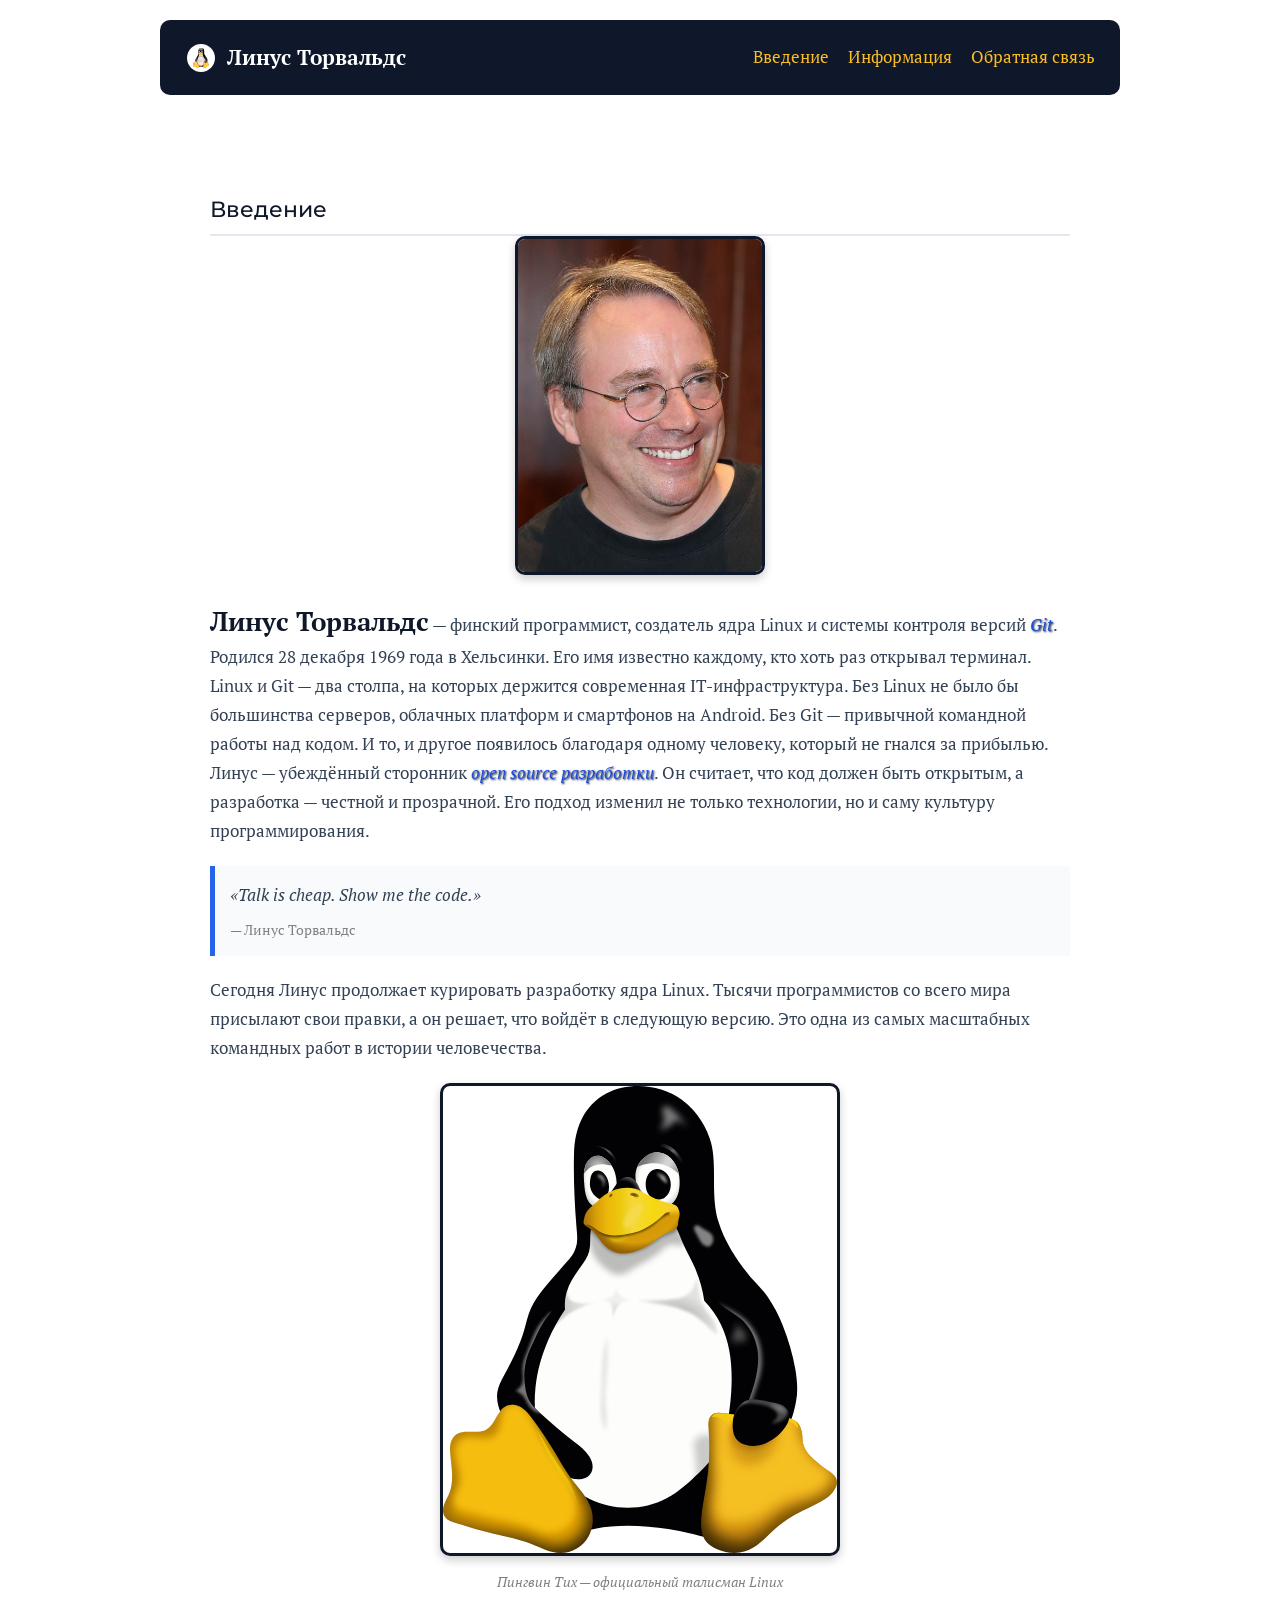
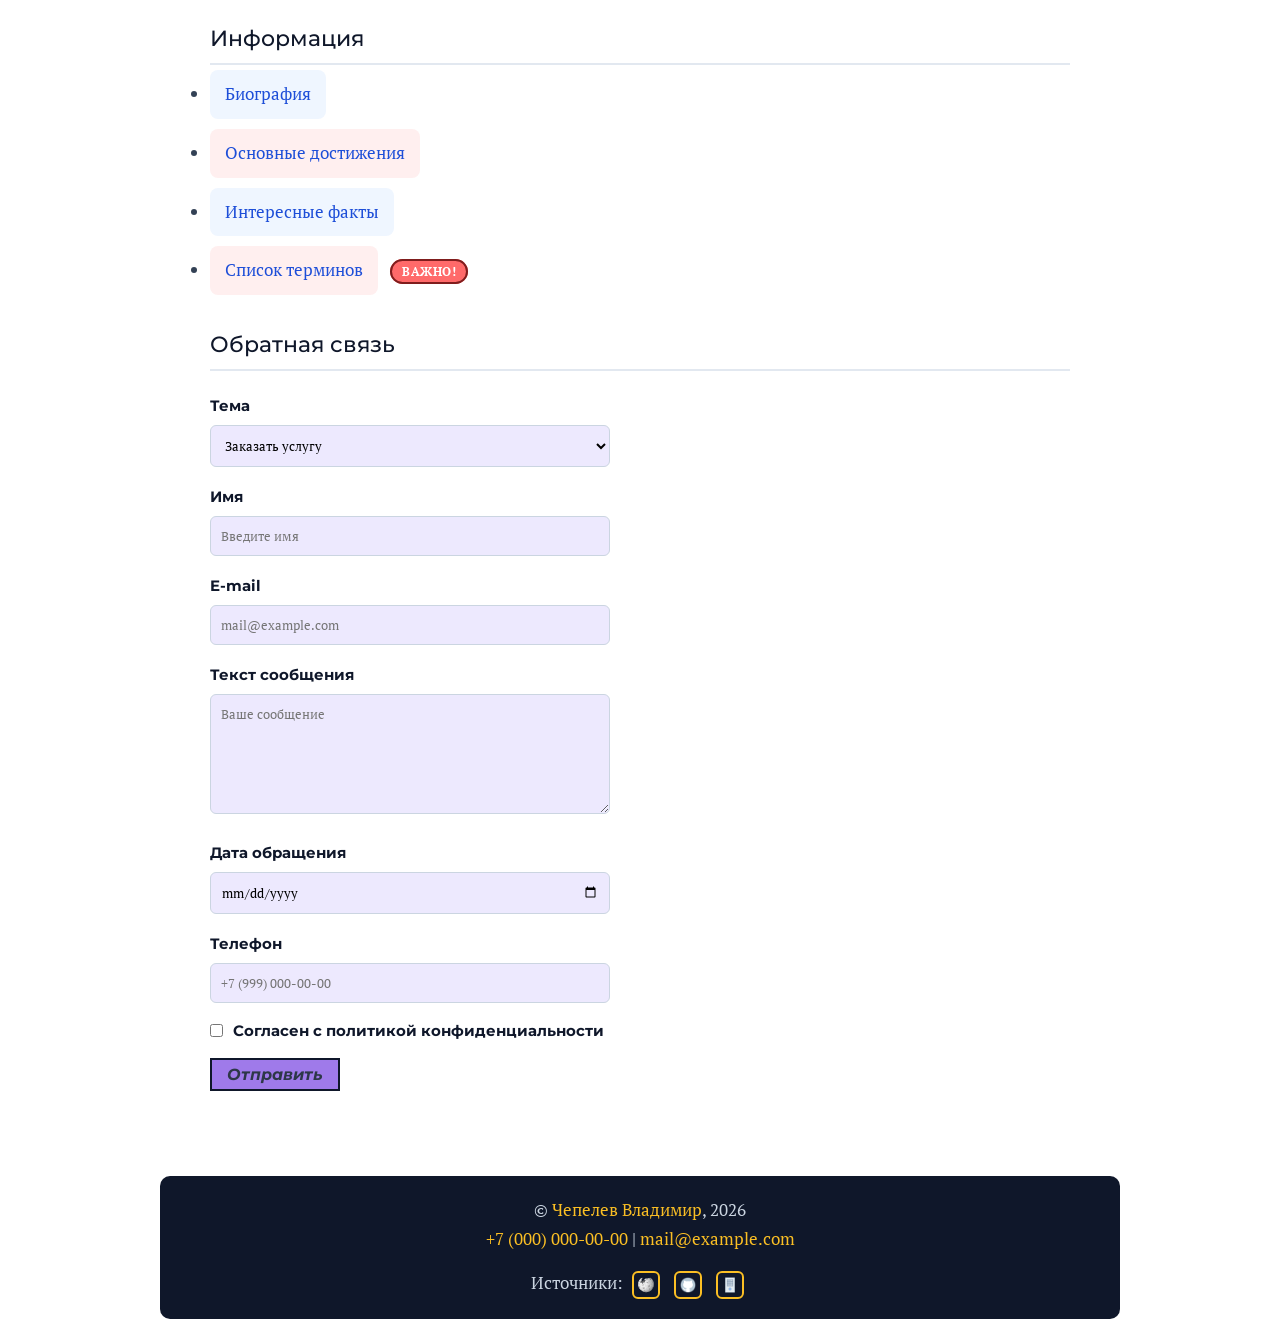
<file: index.html>
<!DOCTYPE html>
<html lang="ru">

<head>
    <meta charset="UTF-8">
    <meta name="viewport" content="width=device-width, initial-scale=1.0">
    <title>Линус Торвальдс</title>
    <link rel="preconnect" href="https://fonts.googleapis.com">
    <link rel="preconnect" href="https://fonts.gstatic.com" crossorigin>
    <link
        href="https://fonts.googleapis.com/css2?family=Montserrat:wght@500;700&family=PT+Serif:ital,wght@0,400;0,700;1,400&display=swap"
        rel="stylesheet">
    <link rel="icon" href="img/favicon.png" type="image/png">
    <link rel="stylesheet" href="css/style.css">
</head>

<body>
    <header class="header">
        <div class="logo">
            <img src="img/linux-head.svg" alt="Линукс иконка">
            <span>Линус Торвальдс</span>
        </div>
        <nav>
            <a href="#intro">Введение</a>
            <a href="#info">Информация</a>
            <a href="#contact">Обратная связь</a>
        </nav>
    </header>

    <main>
        <section id="intro">
            <h2>Введение</h2>

            <img src="img/linus.jpg" alt="Линус Торвальдс" class="portrait">

            <p>
                <strong>Линус Торвальдс</strong> — финский программист, создатель ядра Linux
                и системы контроля версий <em>Git</em>. Родился <time datetime="1969-12-28">28 декабря 1969 года</time>
                в Хельсинки. Его имя известно каждому, кто хоть раз открывал терминал.
            </p>

            <p>
                Linux и Git — два столпа, на которых держится современная IT-инфраструктура.
                Без Linux не было бы большинства серверов, облачных платформ и смартфонов
                на Android. Без Git — привычной командной работы над кодом. И то, и другое
                появилось благодаря одному человеку, который не гнался за прибылью.
            </p>

            <p>
                Линус — убеждённый сторонник <em>open source разработки</em>. Он считает, что код должен
                быть открытым, а разработка — честной и прозрачной. Его подход изменил не только
                технологии, но и саму культуру программирования.
            </p>

            <blockquote class="quote">
                <q>Talk is cheap. Show me the code.</q>
                <cite>— Линус Торвальдс</cite>
            </blockquote>

            <p>
                Сегодня Линус продолжает курировать разработку ядра Linux. Тысячи программистов
                со всего мира присылают свои правки, а он решает, что войдёт в следующую версию.
                Это одна из самых масштабных командных работ в истории человечества.
            </p>

            <figure class="figure">
                <img src="img/linux.svg" alt="Логотип Linux — пингвин Tux">
                <figcaption>Пингвин Tux — официальный талисман Linux</figcaption>
            </figure>
        </section>

        <section id="info">
            <h2>Информация</h2>
            <ul>
                <li><a href="biography.html" class="card">Биография</a></li>
                <li><a href="achievements.html" class="card">Основные достижения</a></li>
                <li><a href="facts.html" class="card">Интересные факты</a></li>
                <li id="terms"><a href="terms.html" class="card">Список терминов</a></li>
            </ul>
        </section>

        <section id="contact">
            <h2>Обратная связь</h2>
            <form id="contact-form" action="">
                <div class="form_item">
                    <label for="topic">Тема</label><br>
                    <select name="topic" id="topic">
                        <option value="1">Заказать услугу</option>
                        <option value="2">Оставить отзыв/замечание</option>
                        <option value="3">Предложить сотрудничество</option>
                        <option value="4">Другое</option>
                    </select>
                </div>

                <div class="form_item">
                    <label for="name">Имя</label><br>
                    <input type="text" name="name" id="name" placeholder="Введите имя" required>
                </div>

                <div class="form_item">
                    <label for="email">E-mail</label><br>
                    <input type="email" name="email" id="email" placeholder="mail@example.com" required>
                </div>

                <div class="form_item">
                    <label for="message">Текст сообщения</label><br>
                    <textarea name="message" id="message" placeholder="Ваше сообщение" required></textarea>
                </div>

                <div class="form_item">
                    <label for="birthdate">Дата обращения</label><br>
                    <input type="date" name="birthdate" id="birthdate" required>
                </div>

                <div class="form_item">
                    <label for="phone">Телефон</label><br>
                    <input type="tel" name="phone" id="phone" placeholder="+7 (999) 000-00-00">
                </div>

                <div class="form_item checkbox-group">
                    <input type="checkbox" name="agree" id="agree" required>
                    <label for="agree">Согласен с политикой конфиденциальности</label>
                </div>

                <div class="form_item">
                    <input type="submit" value="Отправить">
                </div>
            </form>
        </section>
    </main>

    <footer class="footer">
        <p>
            &copy; <a href="https://github.com/Tinnarion">Чепелев Владимир</a>, 2026
        </p>
        <p>
            <a href="tel:+70000000000">+7 (000) 000-00-00</a> |
            <a href="mailto:mail@example.com">mail@example.com</a>
        </p>
        <p class="sources">
            Источники:
            <a href="https://ru.wikipedia.org/wiki/Линус_Торвальдс" title="Статья о Линусе Торвальдсе в Википедии"><img
                    src="img/wikipedia.svg" alt="Wikipedia"></a>
            <a href="https://github.com/torvalds" title="Профиль Линуса Торвальдса на GitHub"><img src="img/github.png"
                    alt="GitHub"></a>
            <a href="https://www.kernel.org/" title="Официальный сайт ядра Linux"><img src="img/server.png"
                    alt="Kernel.org"></a>
        </p>
    </footer>
</body>

</html>
</file>
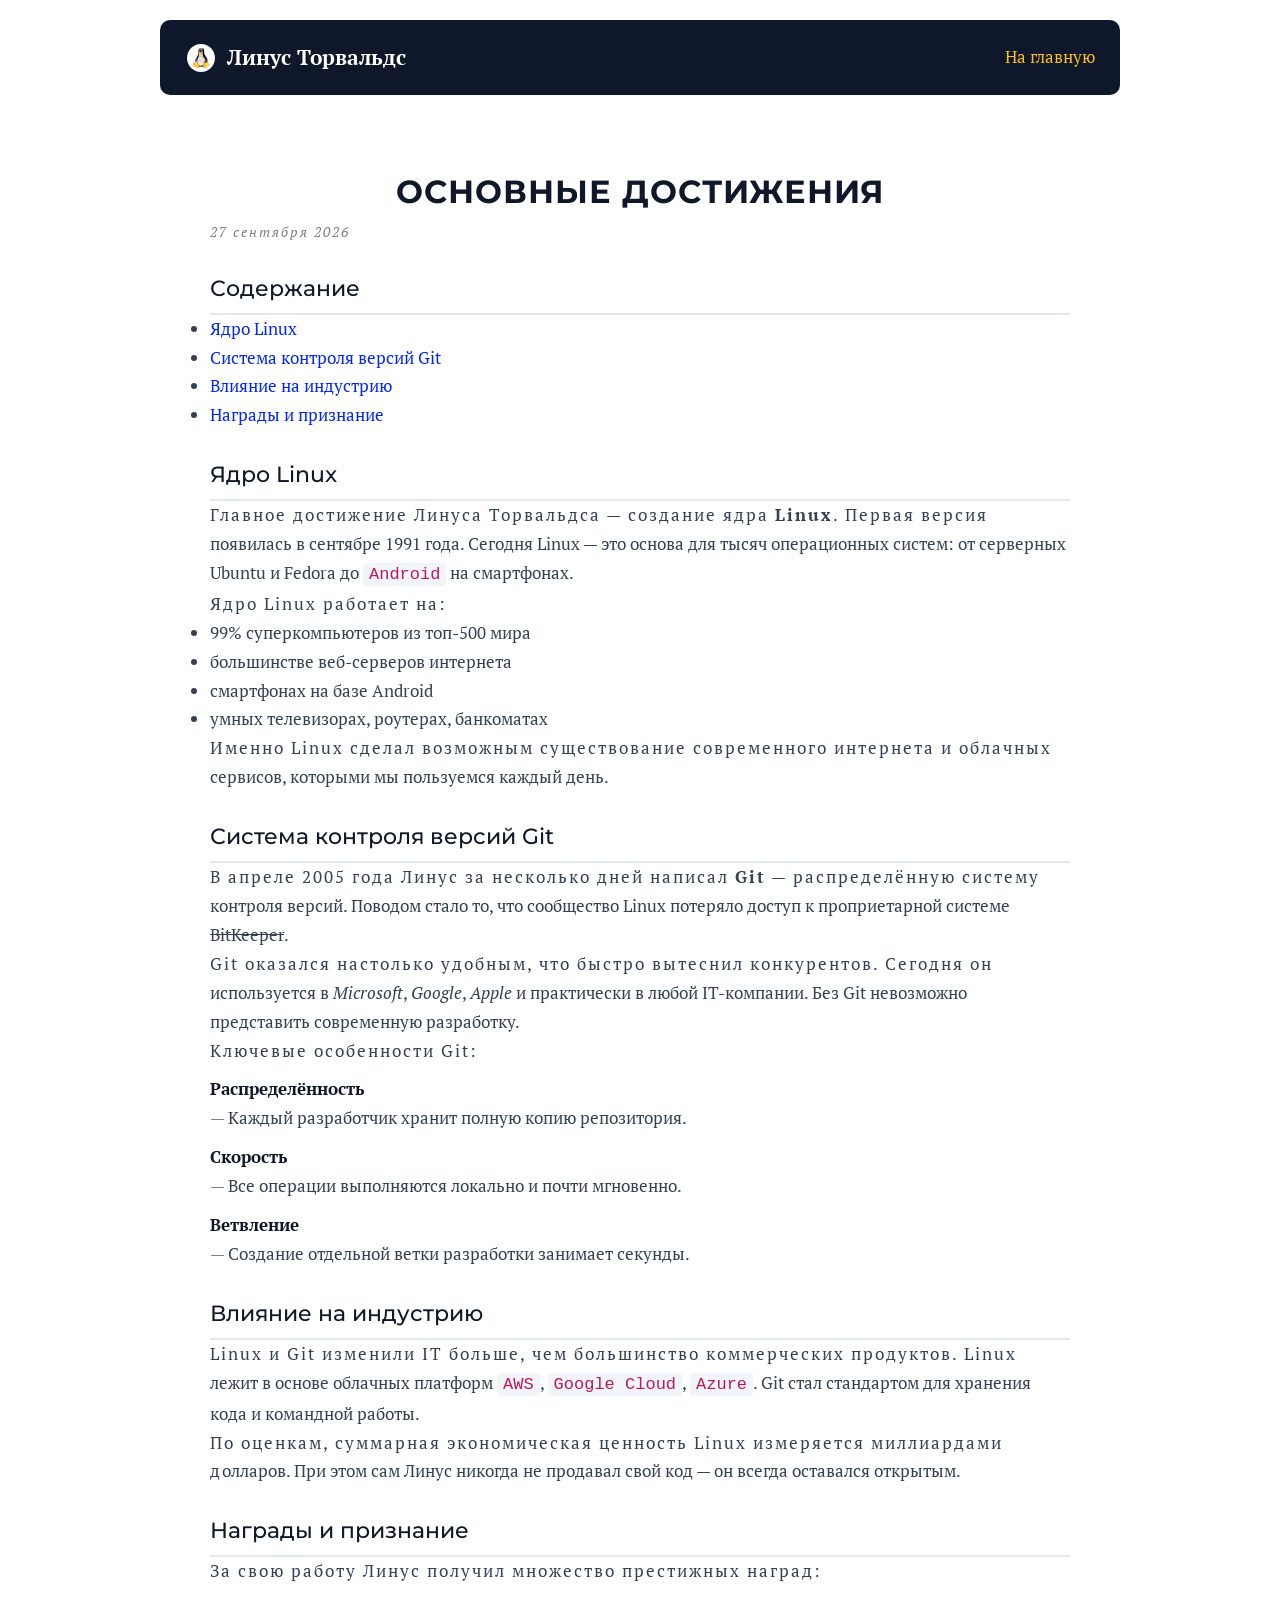
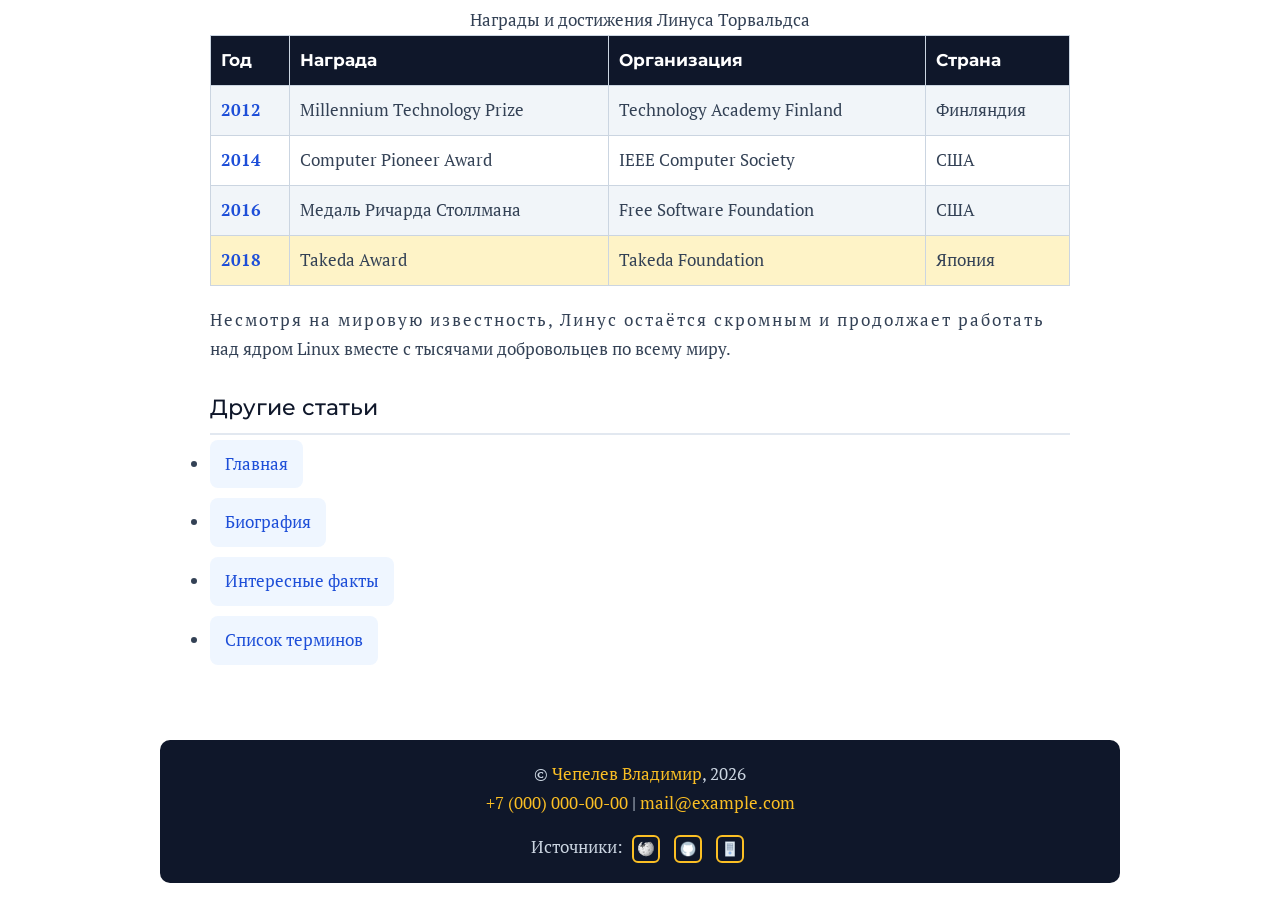
<file: achievements.html>
<!DOCTYPE html>
<html lang="ru">

<head>
    <meta charset="UTF-8">
    <meta name="viewport" content="width=device-width, initial-scale=1.0">
    <title>Достижения — Линус Торвальдс</title>
    <link rel="preconnect" href="https://fonts.googleapis.com">
    <link rel="preconnect" href="https://fonts.gstatic.com" crossorigin>
    <link
        href="https://fonts.googleapis.com/css2?family=Montserrat:wght@500;700&family=PT+Serif:ital,wght@0,400;0,700;1,400&display=swap"
        rel="stylesheet">
    <link rel="icon" href="img/favicon.png" type="image/png">
    <link rel="stylesheet" href="css/style.css">
</head>

<body>

    <header class="header">
        <div class="logo">
            <img src="img/linux-head.svg" alt="Линукс иконка">
            <span>Линус Торвальдс</span>
        </div>
        <nav>
            <a href="index.html">На главную</a>
        </nav>
    </header>

    <main>
        <article>
            <h1>Основные достижения</h1>
            <p class="date"><time datetime="2026-09-27">27 сентября 2026</time></p>

            <h2>Содержание</h2>
            <ul>
                <li><a href="#linux">Ядро Linux</a></li>
                <li><a href="#git">Система контроля версий Git</a></li>
                <li><a href="#impact">Влияние на индустрию</a></li>
                <li><a href="#awards">Награды и признание</a></li>
            </ul>

            <h2 id="linux">Ядро Linux</h2>
            <p>
                Главное достижение Линуса Торвальдса — создание ядра <strong>Linux</strong>.
                Первая версия появилась в <time datetime="1991-09-17">сентябре 1991 года</time>.
                Сегодня Linux — это основа для тысяч операционных систем: от серверных Ubuntu
                и Fedora до <code>Android</code> на смартфонах.
            </p>
            <p>
                Ядро Linux работает на:
            </p>
            <ul>
                <li>99% суперкомпьютеров из топ-500 мира</li>
                <li>большинстве веб-серверов интернета</li>
                <li>смартфонах на базе Android</li>
                <li>умных телевизорах, роутерах, банкоматах</li>
            </ul>
            <p>
                Именно Linux сделал возможным существование современного интернета и облачных
                сервисов, которыми мы пользуемся каждый день.
            </p>

            <h2 id="git">Система контроля версий Git</h2>
            <p>
                В <time datetime="2005-04-07">апреле 2005 года</time> Линус за несколько дней написал
                <strong>Git</strong> — распределённую систему контроля версий. Поводом стало то, что
                сообщество Linux потеряло доступ к проприетарной системе <del>BitKeeper</del>.
            </p>
            <p>
                Git оказался настолько удобным, что быстро вытеснил конкурентов. Сегодня он используется
                в <em>Microsoft</em>, <em>Google</em>, <em>Apple</em> и практически в любой IT-компании.
                Без Git невозможно представить современную разработку.
            </p>
            <p>
                Ключевые особенности Git:
            </p>
            <dl>
                <dt>Распределённость</dt>
                <dd>Каждый разработчик хранит полную копию репозитория.</dd>

                <dt>Скорость</dt>
                <dd>Все операции выполняются локально и почти мгновенно.</dd>

                <dt>Ветвление</dt>
                <dd>Создание отдельной ветки разработки занимает секунды.</dd>
            </dl>

            <h2 id="impact">Влияние на индустрию</h2>
            <p>
                Linux и Git изменили IT больше, чем большинство коммерческих продуктов. Linux лежит
                в основе облачных платформ <code>AWS</code>, <code>Google Cloud</code>, <code>Azure</code>.
                Git стал стандартом для хранения кода и командной работы.
            </p>
            <p>
                По оценкам, суммарная экономическая ценность Linux измеряется миллиардами долларов.
                При этом сам Линус никогда не продавал свой код — он всегда оставался открытым.
            </p>

            <h2 id="awards">Награды и признание</h2>
            <p>
                За свою работу Линус получил множество престижных наград:
            </p>
            
            <table>
                <caption>Награды и достижения Линуса Торвальдса</caption>
                <tr>
                    <th>Год</th>
                    <th>Награда</th>
                    <th>Организация</th>
                    <th>Страна</th>
                </tr>
                <tr>
                    <td>2012</td>
                    <td>Millennium Technology Prize</td>
                    <td>Technology Academy Finland</td>
                    <td>Финляндия</td>
                </tr>
                <tr>
                    <td>2014</td>
                    <td>Computer Pioneer Award</td>
                    <td>IEEE Computer Society</td>
                    <td>США</td>
                </tr>
                <tr>
                    <td>2016</td>
                    <td>Медаль Ричарда Столлмана</td>
                    <td>Free Software Foundation</td>
                    <td>США</td>
                </tr>
                <tr>
                    <td>2018</td>
                    <td>Takeda Award</td>
                    <td>Takeda Foundation</td>
                    <td>Япония</td>
                </tr>
            </table>
            <p>
                Несмотря на мировую известность, Линус остаётся скромным и продолжает работать
                над ядром Linux вместе с тысячами добровольцев по всему миру.
            </p>
        </article>

        <section>
            <h2>Другие статьи</h2>
            <ul>
                <li><a href="index.html" class="card">Главная</a></li>
                <li><a href="biography.html" class="card">Биография</a></li>
                <li><a href="facts.html" class="card">Интересные факты</a></li>
                <li><a href="terms.html" class="card">Список терминов</a></li>
            </ul>
        </section>
    </main>

    <footer class="footer">
        <p>
            &copy; <a href="https://github.com/Tinnarion">Чепелев Владимир</a>, 2026
        </p>
        <p>
            <a href="tel:+70000000000">+7 (000) 000-00-00</a> |
            <a href="mailto:mail@example.com">mail@example.com</a>
        </p>
        <p class="sources">
            Источники:
            <a href="https://ru.wikipedia.org/wiki/Линус_Торвальдс" title="Статья о Линусе Торвальдсе в Википедии"><img
                    src="img/wikipedia.svg" alt="Wikipedia"></a>
            <a href="https://github.com/torvalds" title="Профиль Линуса Торвальдса на GitHub"><img src="img/github.png"
                    alt="GitHub"></a>
            <a href="https://www.kernel.org/" title="Официальный сайт ядра Linux"><img src="img/server.png"
                    alt="Kernel.org"></a>
        </p>
    </footer>

</body>

</html>
</file>
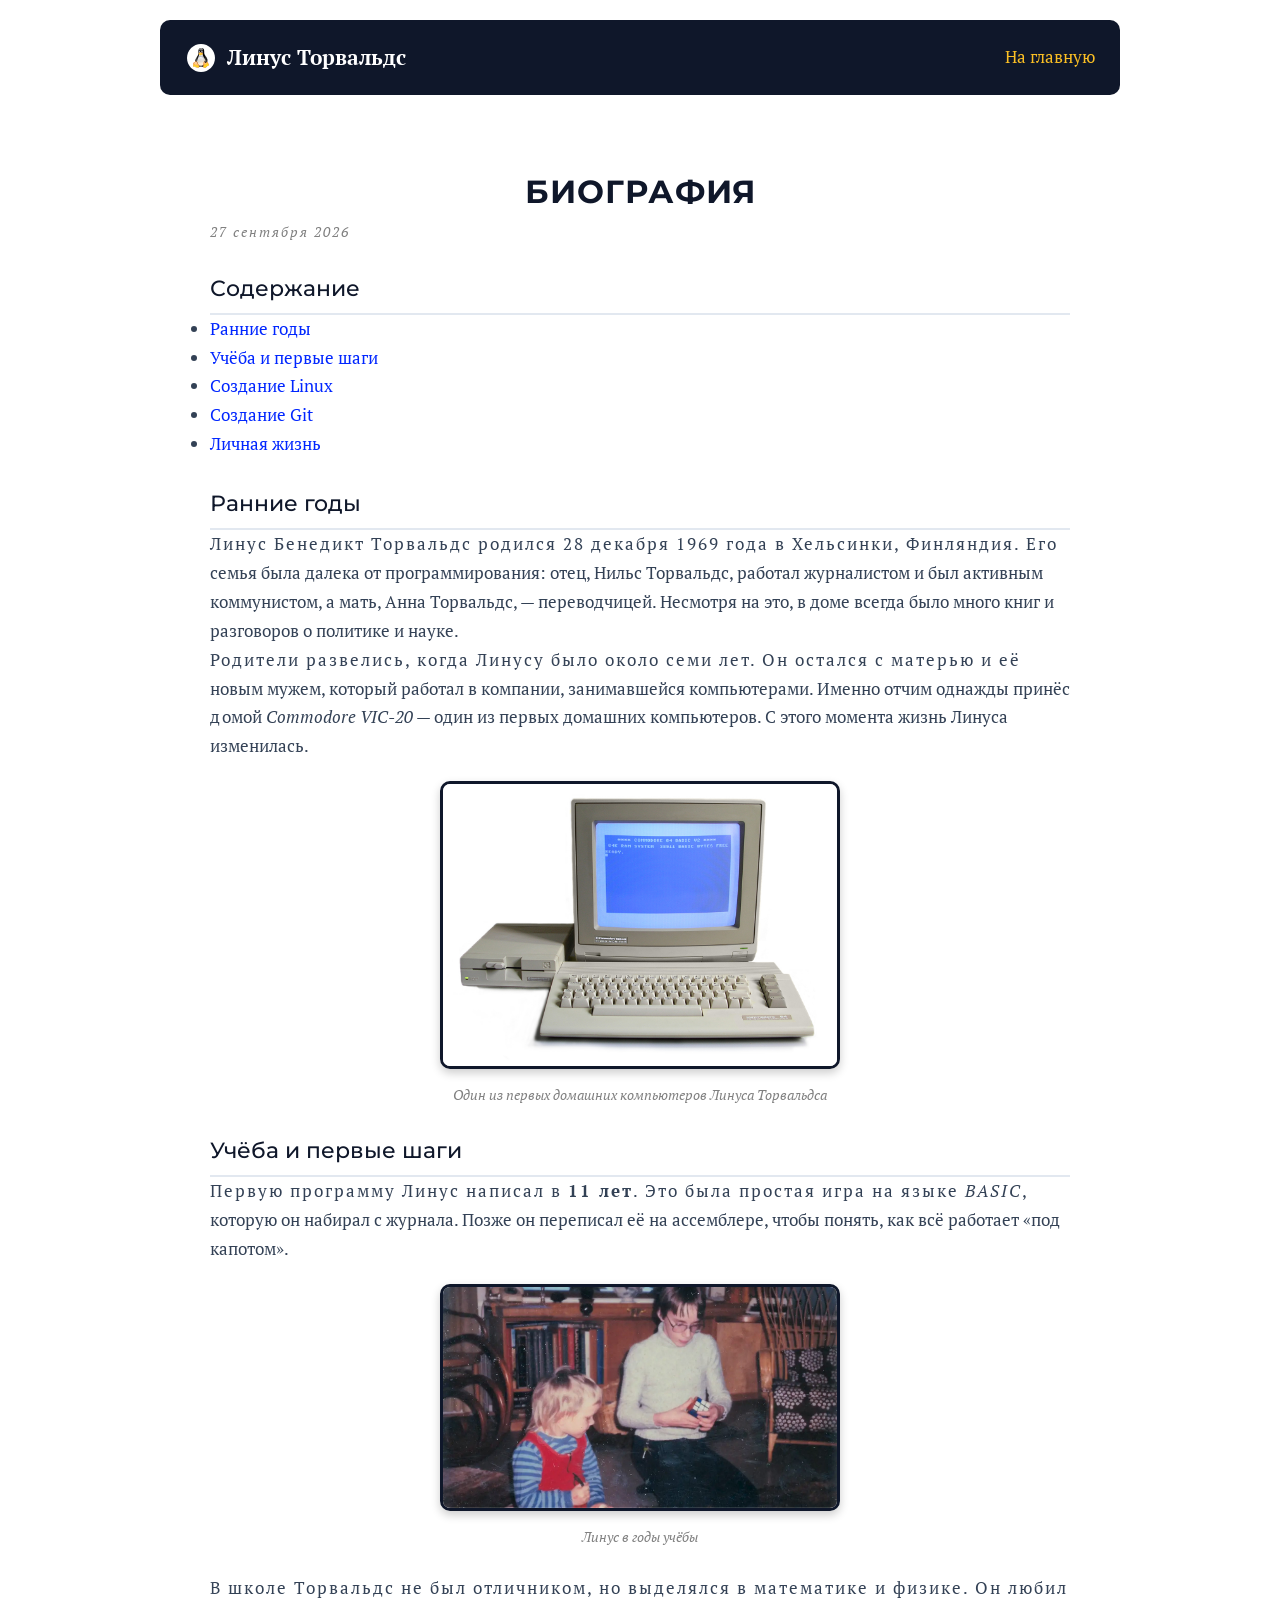
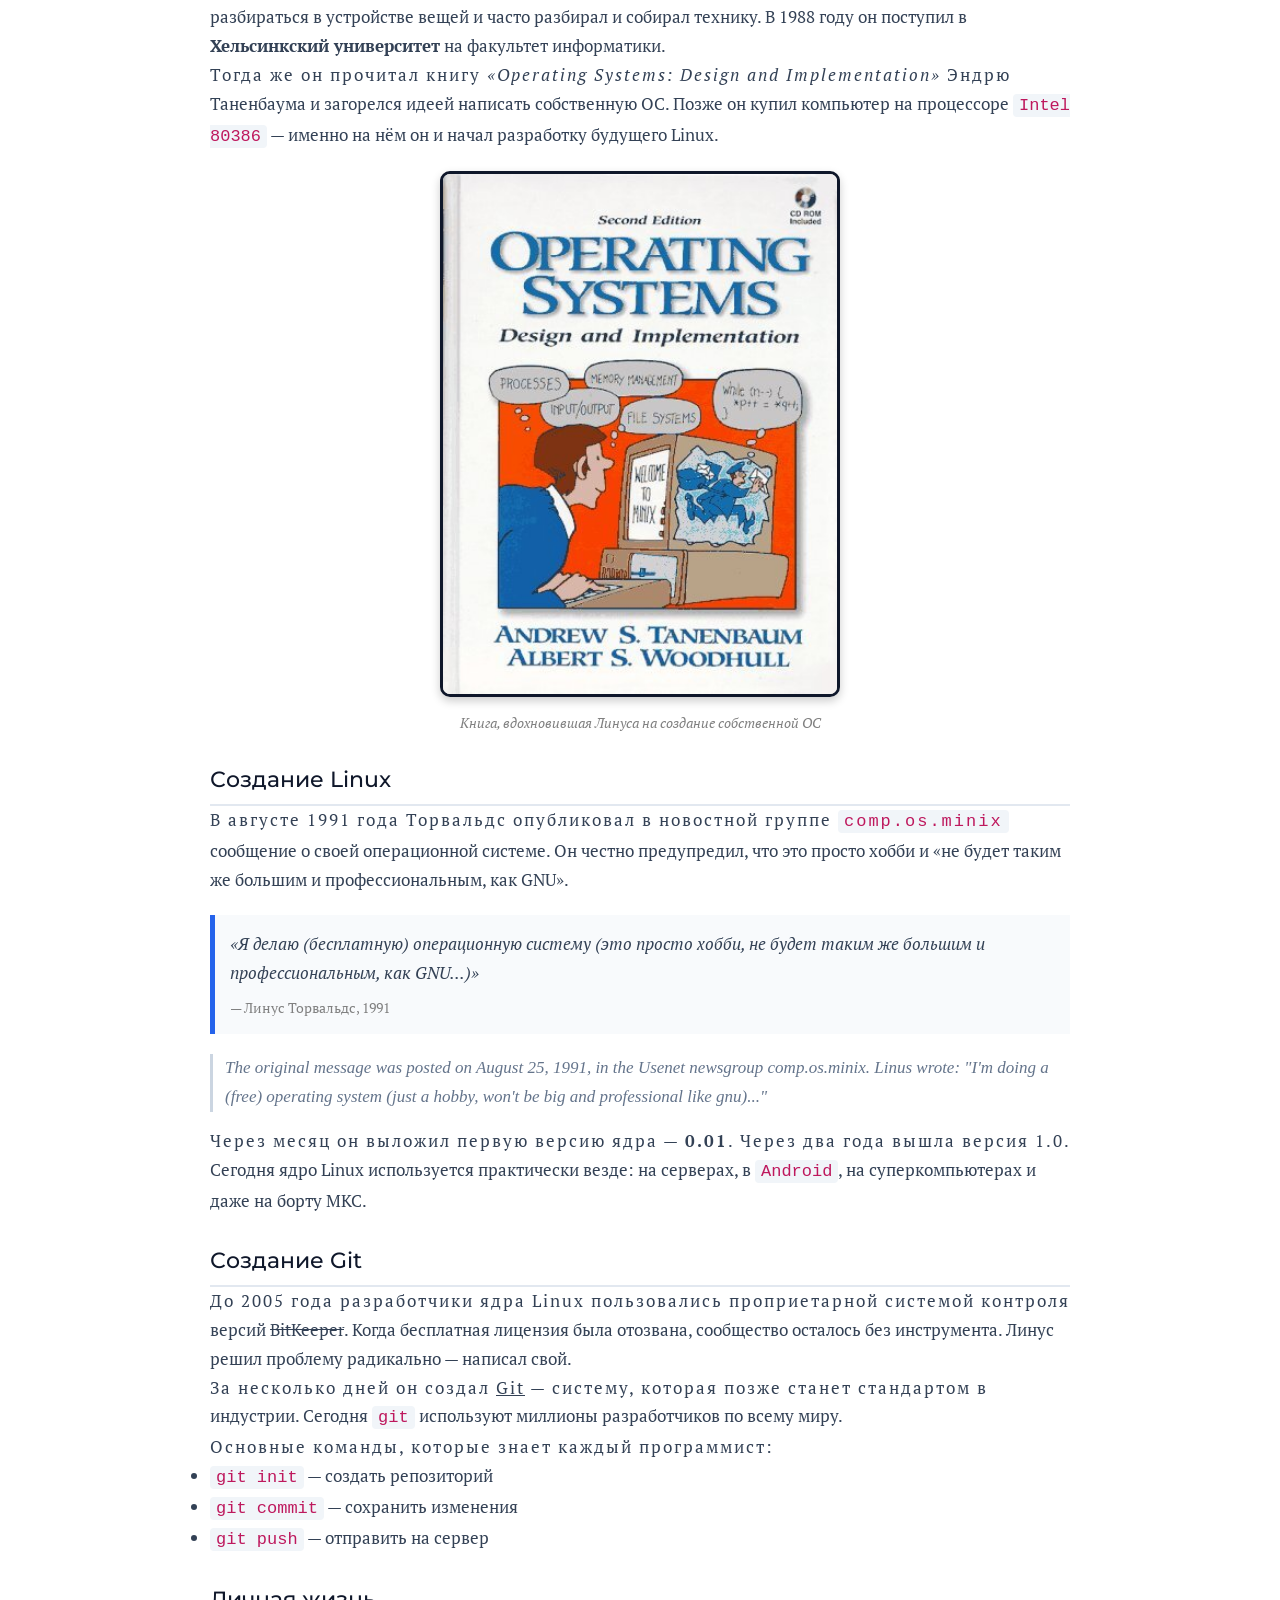
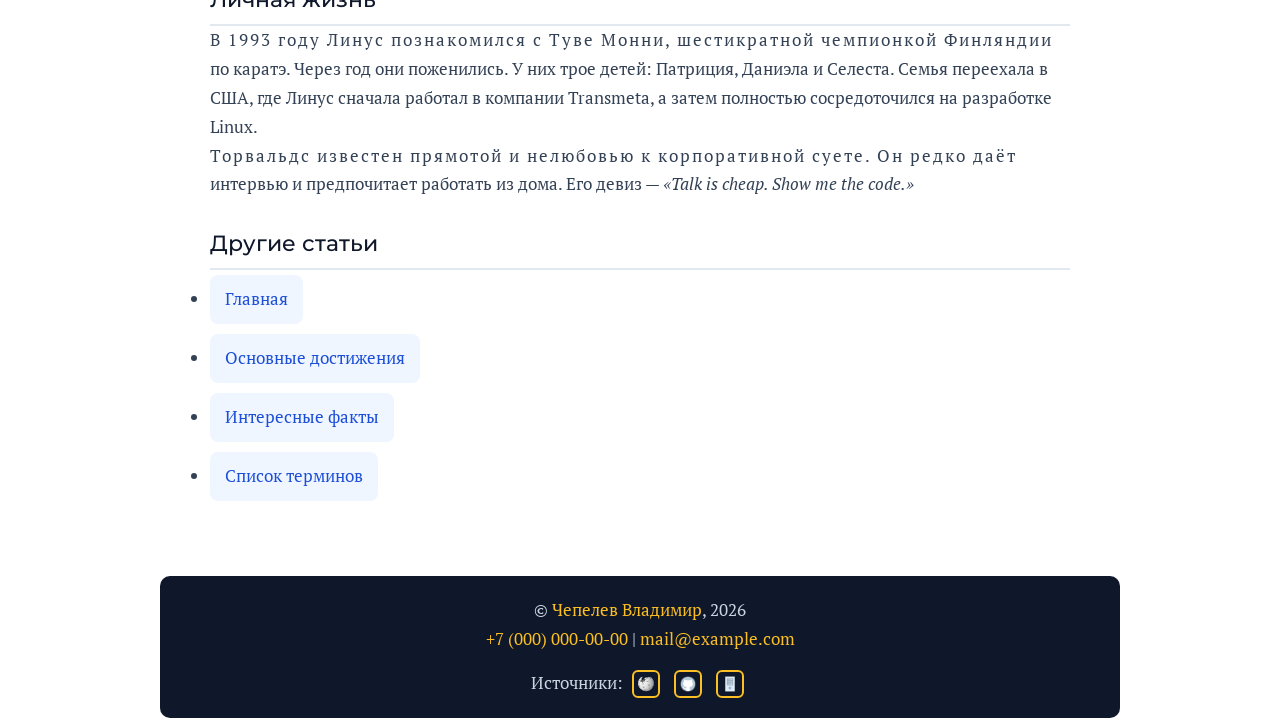
<file: biography.html>
<!DOCTYPE html>
<html lang="ru">

<head>
    <meta charset="UTF-8">
    <meta name="viewport" content="width=device-width, initial-scale=1.0">
    <title>Биография — Линус Торвальдс</title>
    <link rel="preconnect" href="https://fonts.googleapis.com">
    <link rel="preconnect" href="https://fonts.gstatic.com" crossorigin>
    <link
        href="https://fonts.googleapis.com/css2?family=Montserrat:wght@500;700&family=PT+Serif:ital,wght@0,400;0,700;1,400&display=swap"
        rel="stylesheet">
    <link rel="icon" href="img/favicon.png" type="image/png">
    <link rel="stylesheet" href="css/style.css">
</head>

<body>

    <header class="header">
        <div class="logo">
            <img src="img/linux-head.svg" alt="Линукс иконка">
            <span>Линус Торвальдс</span>
        </div>
        <nav>
            <a href="index.html">На главную</a>
        </nav>
    </header>

    <main>
        <article>
            <h1>Биография</h1>
            <p class="date"><time datetime="2026-09-27">27 сентября 2026</time></p>

            <h2>Содержание</h2>
            <ul>
                <li><a href="#early">Ранние годы</a></li>
                <li><a href="#study">Учёба и первые шаги</a></li>
                <li><a href="#linux">Создание Linux</a></li>
                <li><a href="#git">Создание Git</a></li>
                <li><a href="#personal">Личная жизнь</a></li>
            </ul>

            <h2 id="early">Ранние годы</h2>
            <p>
                Линус Бенедикт Торвальдс родился <time datetime="1969-12-28">28 декабря 1969 года</time>
                в Хельсинки, Финляндия. Его семья была далека от программирования: отец, Нильс Торвальдс,
                работал журналистом и был активным коммунистом, а мать, Анна Торвальдс, — переводчицей.
                Несмотря на это, в доме всегда было много книг и разговоров о политике и науке.
            </p>
            <p>
                Родители развелись, когда Линусу было около семи лет. Он остался с матерью и её новым
                мужем, который работал в компании, занимавшейся компьютерами. Именно отчим однажды
                принёс домой <em>Commodore VIC-20</em> — один из первых домашних компьютеров.
                С этого момента жизнь Линуса изменилась.
            </p>

            <figure class="figure">
                <img src="img/commodore.jpg" alt="Commodore VIC-20">
                <figcaption>Один из первых домашних компьютеров Линуса Торвальдса</figcaption>
            </figure>

            <h2 id="study">Учёба и первые шаги</h2>
            <p>
                Первую программу Линус написал в <strong>11 лет</strong>. Это была простая игра
                на языке <em>BASIC</em>, которую он набирал с журнала. Позже он переписал её
                на ассемблере, чтобы понять, как всё работает «под капотом».
            </p>

            <figure class="figure">
                <img src="img/young-linus.jpg" alt="Линус Торвальдс в юности">
                <figcaption>Линус в годы учёбы</figcaption>
            </figure>

            <p>
                В школе Торвальдс не был отличником, но выделялся в математике и физике. Он любил
                разбираться в устройстве вещей и часто разбирал и собирал технику. В 1988 году
                он поступил в <strong>Хельсинкский университет</strong> на факультет информатики.
            </p>
            <p>
                Тогда же он прочитал книгу <cite>«Operating Systems: Design and Implementation»</cite>
                Эндрю Таненбаума и загорелся идеей написать собственную ОС. Позже он купил
                компьютер на процессоре <code>Intel 80386</code> — именно на нём он и начал
                разработку будущего Linux.
            </p>

            <figure class="figure">
                <img src="img/book.jpg" alt="Книга Operating Systems: Design and Implementation">
                <figcaption>Книга, вдохновившая Линуса на создание собственной ОС</figcaption>
            </figure>

            <h2 id="linux">Создание Linux</h2>
            <p>
                В <time datetime="1991-08-25">августе 1991 года</time> Торвальдс опубликовал
                в новостной группе <code>comp.os.minix</code> сообщение о своей операционной системе.
                Он честно предупредил, что это просто хобби и «не будет таким же большим и
                профессиональным, как GNU».
            </p>

            <blockquote class="quote">
                <q>Я делаю (бесплатную) операционную систему (это просто хобби, не будет таким же большим и
                    профессиональным, как GNU...)</q>
                <cite>— Линус Торвальдс, 1991</cite>
            </blockquote>
            <blockquote lang="en">
                The original message was posted on August 25, 1991, in the Usenet newsgroup
                comp.os.minix. Linus wrote: "I'm doing a (free) operating system (just a hobby,
                won't be big and professional like gnu)..."
            </blockquote>

            <p>
                Через месяц он выложил первую версию ядра — <strong>0.01</strong>. Через два года
                вышла версия 1.0. Сегодня ядро Linux используется практически везде: на серверах,
                в <code>Android</code>, на суперкомпьютерах и даже на борту МКС.
            </p>

            <h2 id="git">Создание Git</h2>
            <p>
                До 2005 года разработчики ядра Linux пользовались проприетарной системой контроля
                версий <del>BitKeeper</del>. Когда бесплатная лицензия была отозвана, сообщество
                осталось без инструмента. Линус решил проблему радикально — написал свой.
            </p>
            <p>
                За несколько дней он создал <ins>Git</ins> — систему, которая позже станет стандартом
                в индустрии. Сегодня <code>git</code> используют миллионы разработчиков по всему миру.
            </p>
            <p>
                Основные команды, которые знает каждый программист:
            </p>
            <ul>
                <li><code>git init</code> — создать репозиторий</li>
                <li><code>git commit</code> — сохранить изменения</li>
                <li><code>git push</code> — отправить на сервер</li>
            </ul>

            <h2 id="personal">Личная жизнь</h2>
            <p>
                В 1993 году Линус познакомился с Туве Монни, шестикратной чемпионкой Финляндии
                по каратэ. Через год они поженились. У них трое детей: Патриция, Даниэла и Селеста.
                Семья переехала в США, где Линус сначала работал в компании Transmeta, а затем
                полностью сосредоточился на разработке Linux.
            </p>
            <p>
                Торвальдс известен прямотой и нелюбовью к корпоративной суете. Он редко даёт
                интервью и предпочитает работать из дома. Его девиз — <em>«Talk is cheap. Show me the code.»</em>
            </p>
        </article>

        <section>
            <h2>Другие статьи</h2>
            <ul>
                <li><a href="index.html" class="card">Главная</a></li>
                <li><a href="achievements.html" class="card">Основные достижения</a></li>
                <li><a href="facts.html" class="card">Интересные факты</a></li>
                <li><a href="terms.html" class="card">Список терминов</a></li>
            </ul>
        </section>
    </main>

    <footer class="footer">
        <p>
            &copy; <a href="https://github.com/Tinnarion">Чепелев Владимир</a>, 2026
        </p>
        <p>
            <a href="tel:+70000000000">+7 (000) 000-00-00</a> |
            <a href="mailto:mail@example.com">mail@example.com</a>
        </p>
        <p class="sources">
            Источники:
            <a href="https://ru.wikipedia.org/wiki/Линус_Торвальдс" title="Статья о Линусе Торвальдсе в Википедии"><img
                    src="img/wikipedia.svg" alt="Wikipedia"></a>
            <a href="https://github.com/torvalds" title="Профиль Линуса Торвальдса на GitHub"><img src="img/github.png"
                    alt="GitHub"></a>
            <a href="https://www.kernel.org/" title="Официальный сайт ядра Linux"><img src="img/server.png"
                    alt="Kernel.org"></a>
        </p>
    </footer>

</body>

</html>
</file>
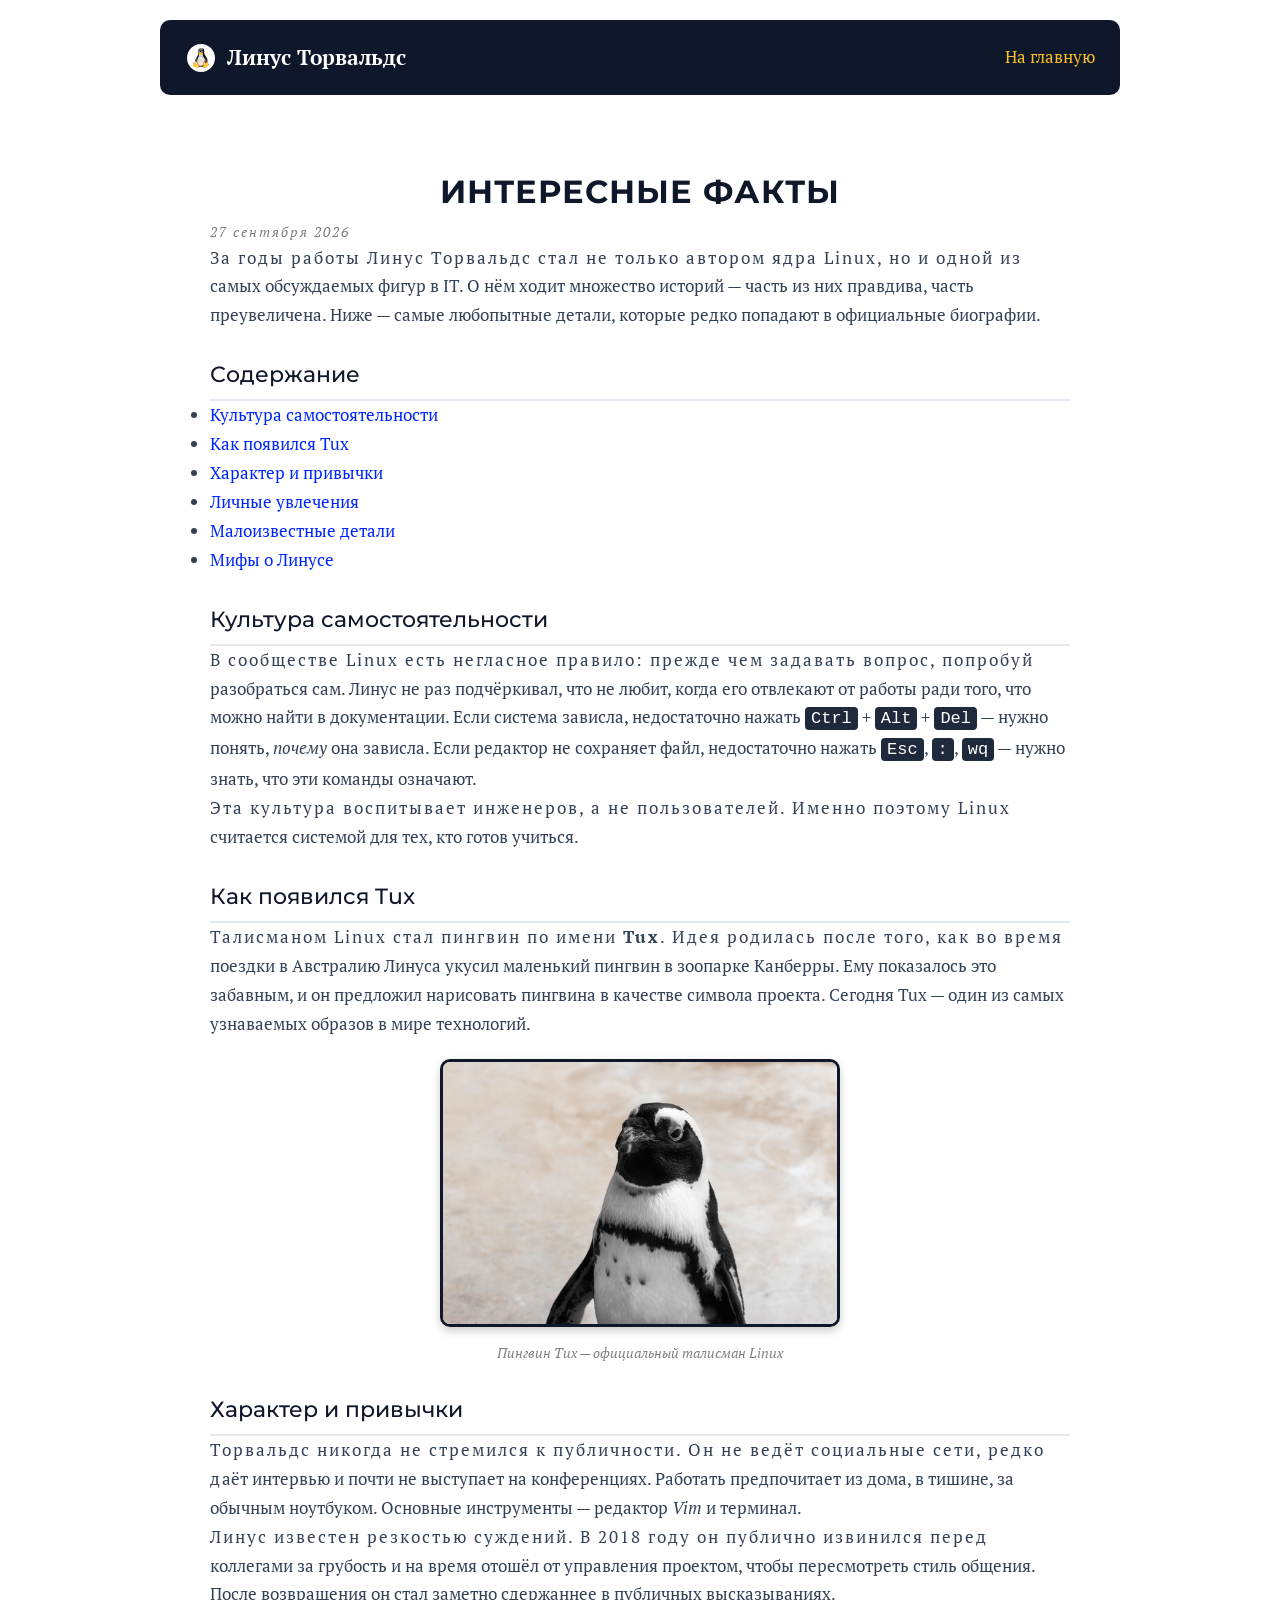
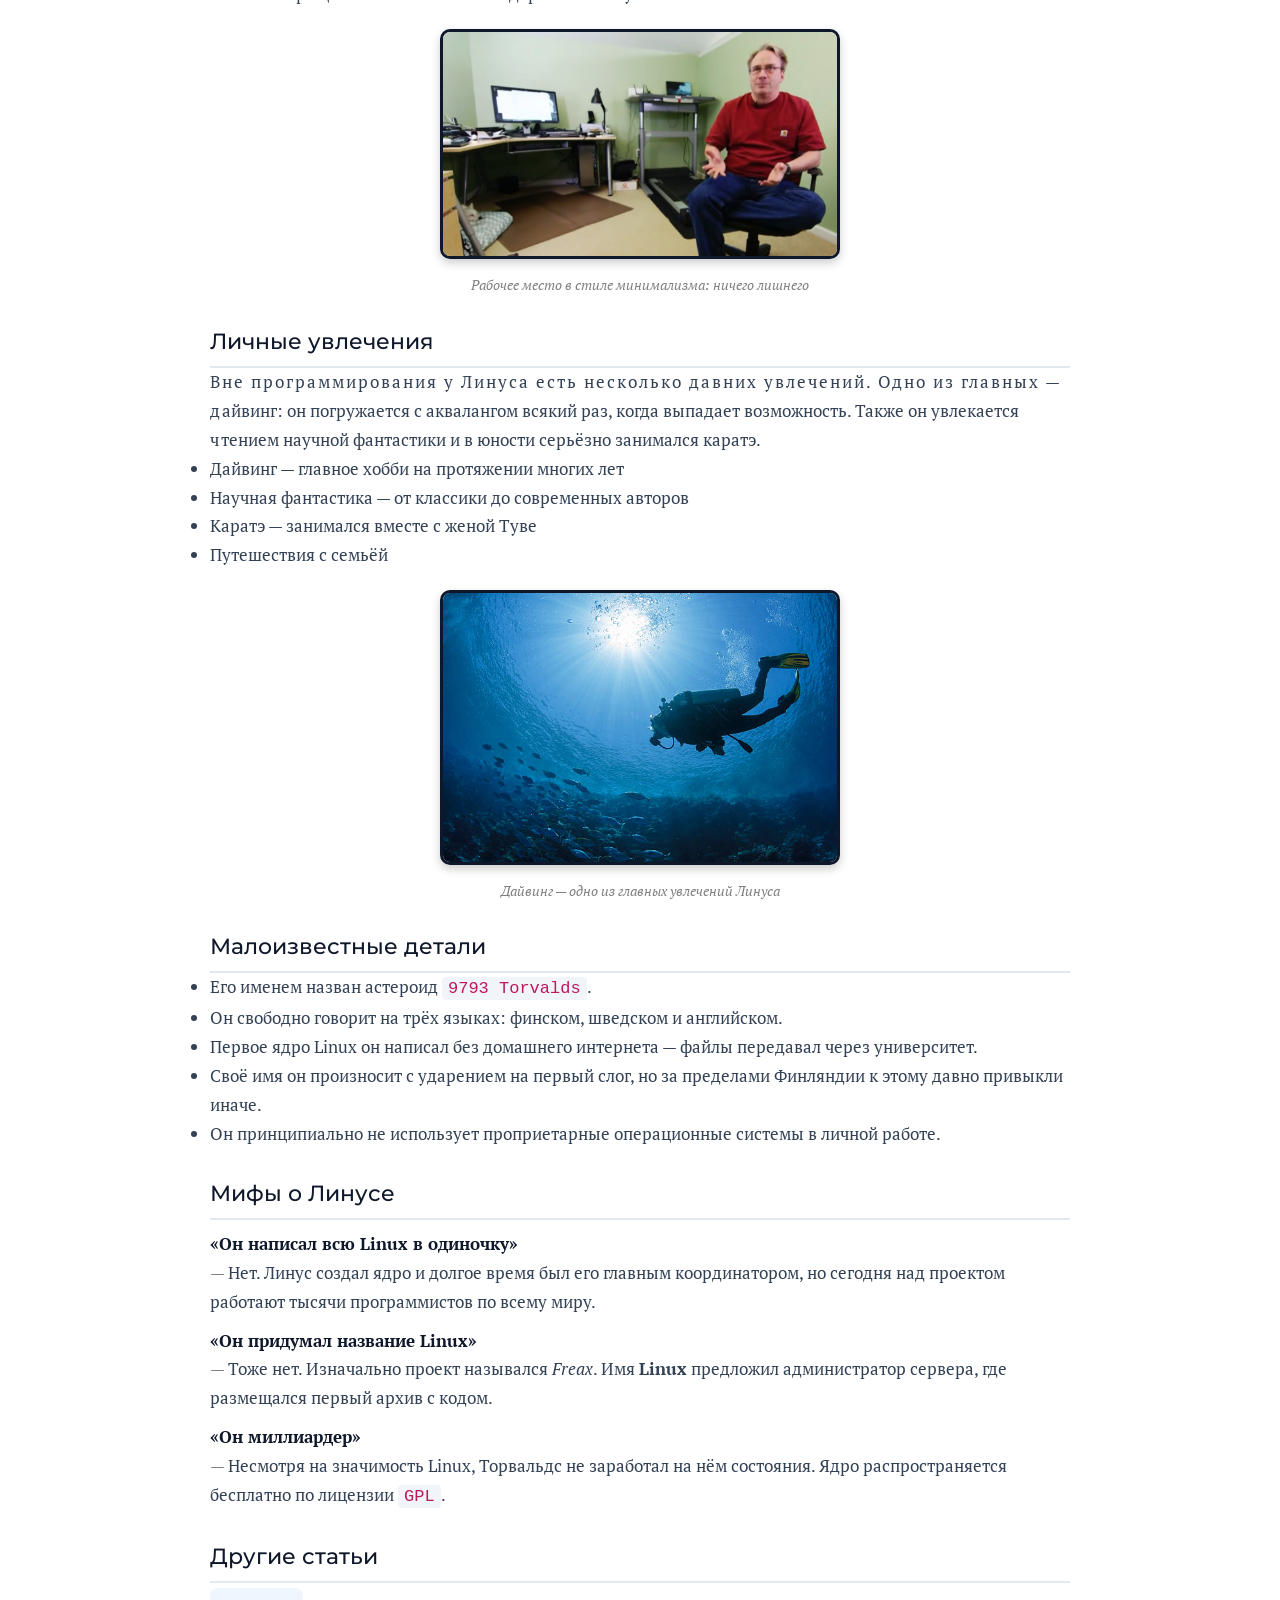
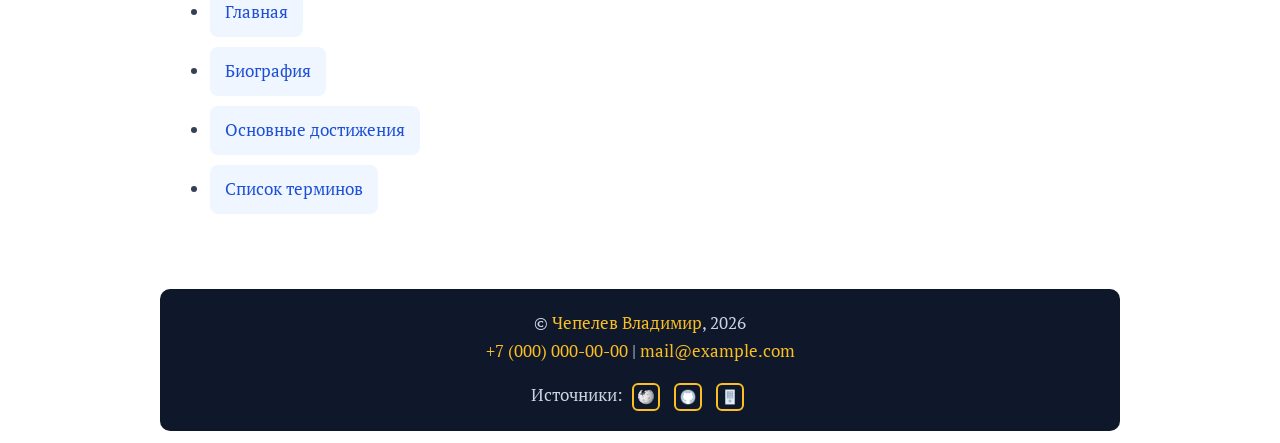
<file: facts.html>
<!DOCTYPE html>
<html lang="ru">

<head>
    <meta charset="UTF-8">
    <meta name="viewport" content="width=device-width, initial-scale=1.0">
    <title>Интересные факты — Линус Торвальдс</title>
    <link rel="preconnect" href="https://fonts.googleapis.com">
    <link rel="preconnect" href="https://fonts.gstatic.com" crossorigin>
    <link
        href="https://fonts.googleapis.com/css2?family=Montserrat:wght@500;700&family=PT+Serif:ital,wght@0,400;0,700;1,400&display=swap"
        rel="stylesheet">
    <link rel="icon" href="img/favicon.png" type="image/png">
    <link rel="stylesheet" href="css/style.css">
</head>

<body>

    <header class="header">
        <div class="logo">
            <img src="img/linux-head.svg" alt="Линукс иконка">
            <span>Линус Торвальдс</span>
        </div>
        <nav>
            <a href="index.html">На главную</a>
        </nav>
    </header>

    <main>
        <article>
            <h1>Интересные факты</h1>
            <p class="date"><time datetime="2026-09-27">27 сентября 2026</time></p>

            <p>
                За годы работы Линус Торвальдс стал не только автором ядра Linux,
                но и одной из самых обсуждаемых фигур в IT. О нём ходит множество
                историй — часть из них правдива, часть преувеличена. Ниже — самые
                любопытные детали, которые редко попадают в официальные биографии.
            </p>

            <h2>Содержание</h2>
            <ul>
                <li><a href="#culture">Культура самостоятельности</a></li>
                <li><a href="#tux">Как появился Tux</a></li>
                <li><a href="#character">Характер и привычки</a></li>
                <li><a href="#hobbies">Личные увлечения</a></li>
                <li><a href="#details">Малоизвестные детали</a></li>
                <li><a href="#myths">Мифы о Линусе</a></li>
            </ul>

            <h2 id="culture">Культура самостоятельности</h2>
            <p>
                В сообществе Linux есть негласное правило: прежде чем задавать вопрос,
                попробуй разобраться сам. Линус не раз подчёркивал, что не любит,
                когда его отвлекают от работы ради того, что можно найти в документации.
                Если система зависла, недостаточно нажать <kbd>Ctrl</kbd> + <kbd>Alt</kbd> + <kbd>Del</kbd> —
                нужно понять, <em>почему</em> она зависла. Если редактор не сохраняет файл,
                недостаточно нажать <kbd>Esc</kbd>, <kbd>:</kbd>, <kbd>wq</kbd> —
                нужно знать, что эти команды означают.
            </p>
            <p>
                Эта культура воспитывает инженеров, а не пользователей. Именно поэтому
                Linux считается системой для тех, кто готов учиться.
            </p>

            <h2 id="tux">Как появился Tux</h2>
            <p>
                Талисманом Linux стал пингвин по имени <strong>Tux</strong>. Идея
                родилась после того, как во время поездки в Австралию Линуса укусил
                маленький пингвин в зоопарке Канберры. Ему показалось это забавным,
                и он предложил нарисовать пингвина в качестве символа проекта.
                Сегодня Tux — один из самых узнаваемых образов в мире технологий.
            </p>

            <figure class="figure">
                <img src="img/tux.png" alt="Пингвин Tux — талисман Linux">
                <figcaption>Пингвин Tux — официальный талисман Linux</figcaption>
            </figure>

            <h2 id="character">Характер и привычки</h2>
            <p>
                Торвальдс никогда не стремился к публичности. Он не ведёт социальные
                сети, редко даёт интервью и почти не выступает на конференциях.
                Работать предпочитает из дома, в тишине, за обычным ноутбуком.
                Основные инструменты — редактор <em>Vim</em> и терминал.
            </p>
            <p>
                Линус известен резкостью суждений. В 2018 году он публично извинился
                перед коллегами за грубость и на время отошёл от управления проектом,
                чтобы пересмотреть стиль общения. После возвращения он стал заметно
                сдержаннее в публичных высказываниях.
            </p>

            <figure class="figure">
                <img src="img/workspace.jpeg" alt="Рабочее место разработчика Linux">
                <figcaption>Рабочее место в стиле минимализма: ничего лишнего</figcaption>
            </figure>

            <h2 id="hobbies">Личные увлечения</h2>
            <p>
                Вне программирования у Линуса есть несколько давних увлечений.
                Одно из главных — дайвинг: он погружается с аквалангом всякий раз,
                когда выпадает возможность. Также он увлекается чтением научной
                фантастики и в юности серьёзно занимался каратэ.
            </p>

            <ul>
                <li>Дайвинг — главное хобби на протяжении многих лет</li>
                <li>Научная фантастика — от классики до современных авторов</li>
                <li>Каратэ — занимался вместе с женой Туве</li>
                <li>Путешествия с семьёй</li>
            </ul>

            <figure class="figure">
                <img src="img/diving.jpg" alt="Линус Торвальдс занимается дайвингом">
                <figcaption>Дайвинг — одно из главных увлечений Линуса</figcaption>
            </figure>

            <h2 id="details">Малоизвестные детали</h2>
            <ul>
                <li>Его именем назван астероид <code>9793 Torvalds</code>.</li>
                <li>Он свободно говорит на трёх языках: финском, шведском и английском.</li>
                <li>Первое ядро Linux он написал без домашнего интернета — файлы передавал через университет.</li>
                <li>Своё имя он произносит с ударением на первый слог, но за пределами Финляндии к этому давно привыкли
                    иначе.</li>
                <li>Он принципиально не использует проприетарные операционные системы в личной работе.</li>
            </ul>

            <h2 id="myths">Мифы о Линусе</h2>
            <dl>
                <dt>«Он написал всю Linux в одиночку»</dt>
                <dd>
                    Нет. Линус создал ядро и долгое время был его главным координатором,
                    но сегодня над проектом работают тысячи программистов по всему миру.
                </dd>

                <dt>«Он придумал название Linux»</dt>
                <dd>
                    Тоже нет. Изначально проект назывался <em>Freax</em>. Имя <strong>Linux</strong>
                    предложил администратор сервера, где размещался первый архив с кодом.
                </dd>

                <dt>«Он миллиардер»</dt>
                <dd>
                    Несмотря на значимость Linux, Торвальдс не заработал на нём состояния.
                    Ядро распространяется бесплатно по лицензии <code>GPL</code>.
                </dd>
            </dl>
        </article>

        <section>
            <h2>Другие статьи</h2>
            <ul>
                <li><a href="index.html" class="card">Главная</a></li>
                <li><a href="biography.html" class="card">Биография</a></li>
                <li><a href="achievements.html" class="card">Основные достижения</a></li>
                <li><a href="terms.html" class="card">Список терминов</a></li>
            </ul>
        </section>
    </main>

    <footer class="footer">
        <p>
            &copy; <a href="https://github.com/Tinnarion">Чепелев Владимир</a>, 2026
        </p>
        <p>
            <a href="tel:+70000000000">+7 (000) 000-00-00</a> |
            <a href="mailto:mail@example.com">mail@example.com</a>
        </p>
        <p class="sources">
            Источники:
            <a href="https://ru.wikipedia.org/wiki/Линус_Торвальдс" title="Статья о Линусе Торвальдсе в Википедии"><img
                    src="img/wikipedia.svg" alt="Wikipedia"></a>
            <a href="https://github.com/torvalds" title="Профиль Линуса Торвальдса на GitHub"><img src="img/github.png"
                    alt="GitHub"></a>
            <a href="https://www.kernel.org/" title="Официальный сайт ядра Linux"><img src="img/server.png"
                    alt="Kernel.org"></a>
        </p>
    </footer>

</body>

</html>
</file>
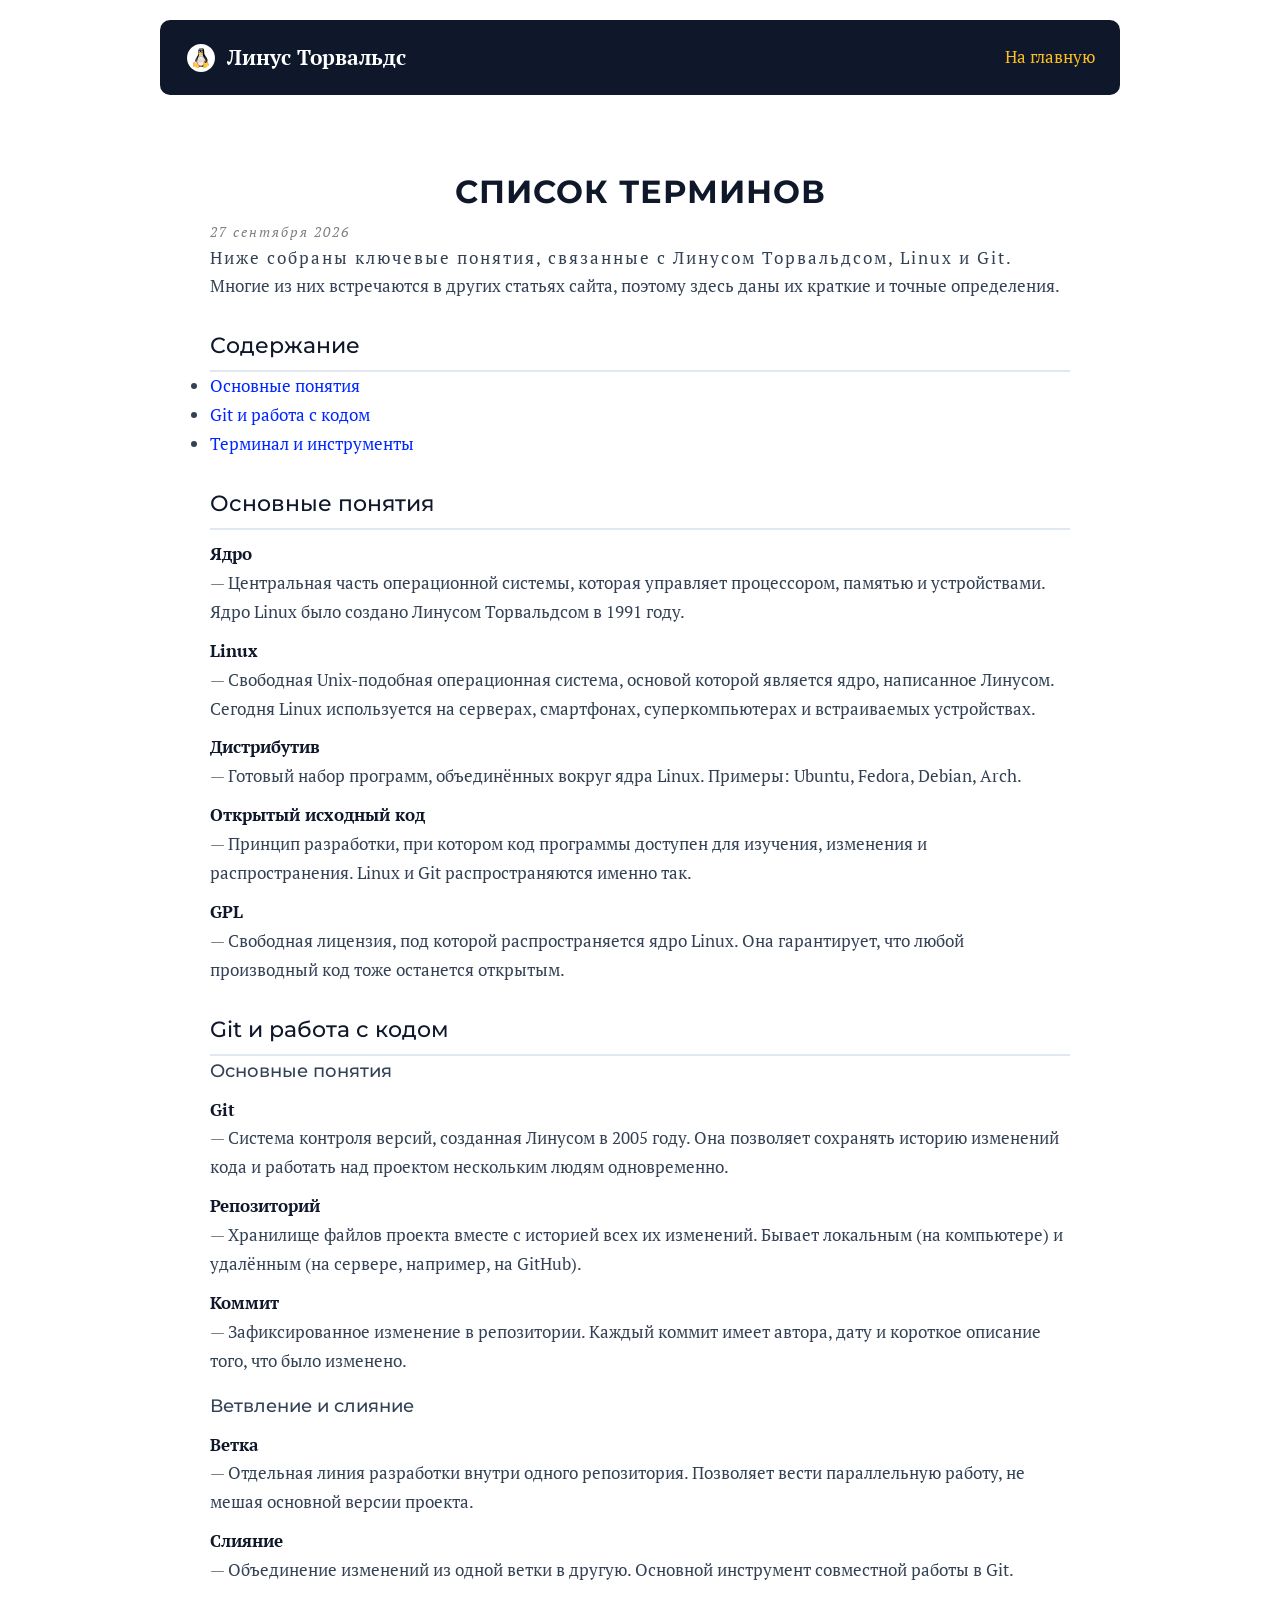
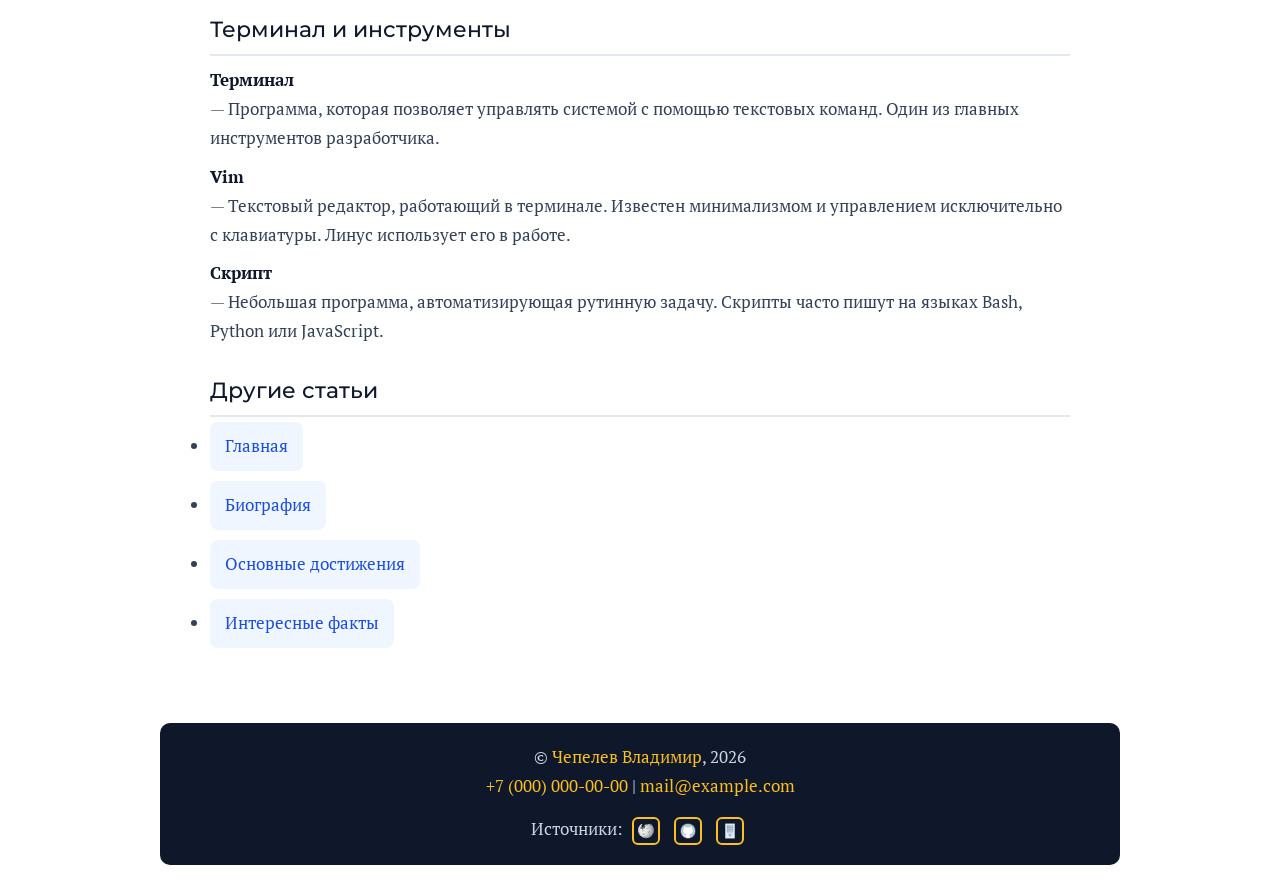
<file: terms.html>
<!DOCTYPE html>
<html lang="ru">

<head>
    <meta charset="UTF-8">
    <meta name="viewport" content="width=device-width, initial-scale=1.0">
    <title>Список терминов — Линус Торвальдс</title>
    <link rel="preconnect" href="https://fonts.googleapis.com">
    <link rel="preconnect" href="https://fonts.gstatic.com" crossorigin>
    <link
        href="https://fonts.googleapis.com/css2?family=Montserrat:wght@500;700&family=PT+Serif:ital,wght@0,400;0,700;1,400&display=swap"
        rel="stylesheet">
    <link rel="icon" href="img/favicon.png" type="image/png">
    <link rel="stylesheet" href="css/style.css">
</head>

<body>

    <header class="header">
        <div class="logo">
            <img src="img/linux-head.svg" alt="Линукс иконка">
            <span>Линус Торвальдс</span>
        </div>
        <nav>
            <a href="index.html">На главную</a>
        </nav>
    </header>

    <main>
        <article>
            <h1>Список терминов</h1>
            <p class="date"><time datetime="2026-09-27">27 сентября 2026</time></p>

            <p>
                Ниже собраны ключевые понятия, связанные с Линусом Торвальдсом,
                Linux и Git. Многие из них встречаются в других статьях сайта,
                поэтому здесь даны их краткие и точные определения.
            </p>

            <h2>Содержание</h2>
            <ul>
                <li><a href="#basics">Основные понятия</a></li>
                <li><a href="#git">Git и работа с кодом</a></li>
                <li><a href="#terminal">Терминал и инструменты</a></li>
            </ul>

            <h2 id="basics">Основные понятия</h2>
            <dl>
                <dt>Ядро</dt>
                <dd>
                    Центральная часть операционной системы, которая управляет
                    процессором, памятью и устройствами. Ядро Linux было создано
                    Линусом Торвальдсом в 1991 году.
                </dd>

                <dt>Linux</dt>
                <dd>
                    Свободная Unix-подобная операционная система, основой которой
                    является ядро, написанное Линусом. Сегодня Linux используется
                    на серверах, смартфонах, суперкомпьютерах и встраиваемых устройствах.
                </dd>

                <dt>Дистрибутив</dt>
                <dd>
                    Готовый набор программ, объединённых вокруг ядра Linux.
                    Примеры: Ubuntu, Fedora, Debian, Arch.
                </dd>

                <dt>Открытый исходный код</dt>
                <dd>
                    Принцип разработки, при котором код программы доступен
                    для изучения, изменения и распространения. Linux и Git
                    распространяются именно так.
                </dd>

                <dt>GPL</dt>
                <dd>
                    Свободная лицензия, под которой распространяется ядро Linux.
                    Она гарантирует, что любой производный код тоже останется открытым.
                </dd>
            </dl>

            <h2 id="git">Git и работа с кодом</h2>
            <h3>Основные понятия</h3>
            <dl>
                <dt>Git</dt>
                <dd>
                    Система контроля версий, созданная Линусом в 2005 году.
                    Она позволяет сохранять историю изменений кода и работать
                    над проектом нескольким людям одновременно.
                </dd>

                <dt>Репозиторий</dt>
                <dd>
                    Хранилище файлов проекта вместе с историей всех их изменений.
                    Бывает локальным (на компьютере) и удалённым (на сервере, например, на GitHub).
                </dd>

                <dt>Коммит</dt>
                <dd>
                    Зафиксированное изменение в репозитории. Каждый коммит имеет
                    автора, дату и короткое описание того, что было изменено.
                </dd>
            </dl>

            <h3>Ветвление и слияние</h3>
            <dl>
                <dt>Ветка</dt>
                <dd>
                    Отдельная линия разработки внутри одного репозитория.
                    Позволяет вести параллельную работу, не мешая основной версии проекта.
                </dd>

                <dt>Слияние</dt>
                <dd>
                    Объединение изменений из одной ветки в другую. Основной
                    инструмент совместной работы в Git.
                </dd>
            </dl>

            <h2 id="terminal">Терминал и инструменты</h2>
            <dl>
                <dt>Терминал</dt>
                <dd>
                    Программа, которая позволяет управлять системой с помощью
                    текстовых команд. Один из главных инструментов разработчика.
                </dd>

                <dt>Vim</dt>
                <dd>
                    Текстовый редактор, работающий в терминале. Известен
                    минимализмом и управлением исключительно с клавиатуры.
                    Линус использует его в работе.
                </dd>

                <dt>Скрипт</dt>
                <dd>
                    Небольшая программа, автоматизирующая рутинную задачу.
                    Скрипты часто пишут на языках Bash, Python или JavaScript.
                </dd>
            </dl>
        </article>

        <section>
            <h2>Другие статьи</h2>
            <ul>
                <li><a href="index.html" class="card">Главная</a></li>
                <li><a href="biography.html" class="card">Биография</a></li>
                <li><a href="achievements.html" class="card">Основные достижения</a></li>
                <li><a href="facts.html" class="card">Интересные факты</a></li>
            </ul>
        </section>
    </main>

    <footer class="footer">
        <p>
            &copy; <a href="https://github.com/Tinnarion">Чепелев Владимир</a>, 2026
        </p>
        <p>
            <a href="tel:+70000000000">+7 (000) 000-00-00</a> |
            <a href="mailto:mail@example.com">mail@example.com</a>
        </p>
        <p class="sources">
            Источники:
            <a href="https://ru.wikipedia.org/wiki/Линус_Торвальдс" title="Статья о Линусе Торвальдсе в Википедии"><img
                    src="img/wikipedia.svg" alt="Wikipedia"></a>
            <a href="https://github.com/torvalds" title="Профиль Линуса Торвальдса на GitHub"><img src="img/github.png"
                    alt="GitHub"></a>
            <a href="https://www.kernel.org/" title="Официальный сайт ядра Linux"><img src="img/server.png"
                    alt="Kernel.org"></a>
        </p>
    </footer>

</body>

</html>
</file>
<file: css/style.css>
* {
    margin: 0;
    padding: 0;
    box-sizing: border-box;
}

body {
    font-family: 'PT Serif', Georgia, serif; /*НАСТРОЙКИ ШРИФТА ДЛЯ ОСНОВНОГО ТЕКСТА*/
    font-size: 17px;
    line-height: 1.7;
    color: #334155;
    max-width: 1000px;
    margin: 0 auto;
    padding: 20px;
}

.header {
    background: #0f172a;
    color: white;
    padding: 20px 25px;
    border-radius: 10px;
    margin-bottom: 20px;
    display: flex;
    justify-content: space-between;
    align-items: center;
}

main {
    background: white;
    padding: 50px;
    border-radius: 10px;
    margin-bottom: 20px;
}

h1, h2, h3 {
    font-family: 'Montserrat', Arial, sans-serif;
    color: #0f172a;
}

h1 {
    font-size: 2rem; /*ИЗМЕНЁННЫЕ ПРАВИЛА ЗАГОЛОВКОВ*/
    font-weight: 700;
    text-transform: uppercase;
    text-decoration: none;
    letter-spacing: 1px;
    text-align: center;
}

h2 {
    font-size: 1.4rem;
    font-weight: 500;
    font-style: normal;
    text-transform: none;
    border-bottom: 2px solid #e2e8f0;
    padding-bottom: 6px;
    margin-top: 25px;
}

h3 {
    font-size: 1.1rem;
    font-weight: 500;
    color: #334155;
}

.date {
    color: gray;
    font-size: 14px;
    font-style: italic;
}

.quote {
    background: #f8fafc;
    border-left: 5px solid #2563eb;
    padding: 15px;
    margin: 20px 0;
    font-style: italic;
}

.quote cite {
    display: block;
    color: gray;
    font-size: 14px;
    font-style: normal;
    margin-top: 8px;
}

.figure {
    text-align: center;
    margin: 20px 0;
}

.figure img {
    max-width: 400px;
    width: 100%;
    border: 3px solid #0f172a;
    border-radius: 10px;
    box-shadow: 0 4px 10px rgba(0, 0, 0, 0.2);
}

.figure figcaption {
    color: gray;
    font-size: 14px;
    font-style: italic;
    margin-top: 5px;
}

.portrait {
    display: block;
    max-width: 250px;
    margin: 0 auto 20px;
    border: 3px solid #0f172a;
    border-radius: 10px;
    box-shadow: 0 4px 10px rgba(0, 0, 0, 0.2);
}

dl {
    margin-bottom: 15px;
}

dt {
    font-weight: bold;
    color: #0f172a;
    margin-top: 10px;
}

dd {
    margin-left: 0;
    color: #334155;
}

dd::before {
    content: "— ";
    color: gray;
}

code {
    background: #f1f5f9;
    padding: 2px 6px;
    border-radius: 4px;
    font-family: monospace;
    color: #be185d;
}

kbd {
    background: #1e293b;
    color: white;
    padding: 2px 6px;
    border-radius: 4px;
    font-family: monospace;
}

.card {
    display: inline-block;
    padding: 10px 15px;
    background: #eff6ff;
    color: #1d4ed8;
    border-radius: 8px;
    text-decoration: none;
    margin: 5px 0;
}

.footer {
    background: #0f172a;
    color: #cbd5e1;
    text-align: center;
    padding: 20px;
    border-radius: 10px;
}

.sources {
    margin-top: 15px;
}

.sources img {
    width: 28px;
    height: 28px;
    vertical-align: middle;
    margin: 0 5px;
}

.logo {
    display: flex;
    align-items: center;
    gap: 10px;
    font-size: 1.3rem;
    font-weight: bold;
}

.logo img {
    width: 32px;
    height: 32px;
    object-fit: contain;
}

/*ИЗМЕНЕНИЯ ДЛЯ ВТОРОЙ ПРАКТИЧЕСКОЙ РАБОТЫ*/
/*ССЫЛКИ*/
a {
    color: #0026ff;
    text-decoration: none;
}

.header a {
    color: #fbbf24;
    text-decoration: none;
    margin-left: 15px;
}

.footer a {
    color: #fbbf24;
    text-decoration: none;
}

/*ДЕЙСТВИЯ С ССЫЛКАМИ*/
a:hover {
    color: #3554ff;
    text-decoration: underline;
}

a:focus {
    color: #3554ff;
    outline: auto darkcyan 2px;
    outline-offset: 3px;
}

.header a:hover {
    color: #f1ff76;
    text-decoration: underline;
}

.header a:focus {
    color: #f1ff76;
    outline: auto darkorange 2px;
    outline-offset: 3px;
}

.footer a:hover {
    color: #f1ff76;
    text-decoration: underline;
}

.footer a:focus {
    color: #f1ff76;
    outline: auto darkorange 2px;
    outline-offset: 3px;
}

#info a:hover {
    color: #ff004c;
    text-decoration: underline;
}

#info a:focus {
    color: #ff004c;
    outline: auto rgb(82, 0, 24) 2px;
    outline-offset: 3px;
}

/*ИНФОРМАЦИЯ*/
#info ul li:nth-child(even) .card {
    background-color: #ffefef;
    border-radius: 8px;
}

#info #terms::after {
    content: "Важно!";
    background: #ff6a6a;
    color: #ffffff;
    border: 2px solid #7f1d1d;
    padding: 3px 10px;
    border-radius: 20px;
    font-size: 0.75rem;
    font-weight: bold;
    text-transform: uppercase;
    letter-spacing: 0.5px;
    margin-left: 12px;
}

/*РАЗРЯЖЕННЫЙ ТЕКСТ*/
article p::first-line {
    letter-spacing: 2px;
}

/*ОФОРМЛЕНИЕ АНГЛИЙСКОГО*/
blockquote:lang(en) {
    font-style: italic;
    font-family: Georgia, serif;
    color: #64748b;
    border-left: 3px solid #cbd5e1;
    padding-left: 12px;
    margin: 15px 0;
}

/*ВВЕДЕНИЕ*/
#intro strong {
    color: #0f172a;
    font-size: 150%;
}

#intro em {
    color: #1d4ed8;
    text-shadow: 1px 1px 2px #0f172a;
}

/*РЕСУРСЫ В ПОДВАЛЕ*/
.footer .sources img {
    border: 2px solid #fbbf24;
    border-radius: 6px;
    padding: 4px;
    transition: 0.2s;
}

.footer .sources img:hover {
    border-color: #ffffff;
    background: #fbbf24;
}

/*ОТСТУП МЕЖДУ АБЗАЦАМИ И КАРТИНКОЙ*/
img+p,
figure+p {
    margin-top: 25px;
}

/*ТАБЛИЦА*/
table {
    border-collapse: collapse;
    width: 100%;
    margin: 20px 0;
}

th, td {
    border: 1px solid #cbd5e1;
    padding: 10px;
    text-align: left;
}

th {
    background-color: #0f172a;
    color: white;
    font-family: 'Montserrat', sans-serif;
}

tr:nth-child(even) {
    background-color: #f1f5f9;
}

td:first-child {
    font-weight: bold;
    color: #1d4ed8;
}

tr:last-child {
    background-color: #fef3c7;
}

/*ФОРМА ОБРАЩЕНИЯ*/
#contact-form {
    max-width: 400px;
    margin-top: 20px;
}

.form_item {
    margin-bottom: 15px;
}

#contact-form label {
    font-family: 'Montserrat', sans-serif;
    font-weight: bold;
    color: #0f172a;
    font-size: 0.95rem;
}

#contact-form input[type="text"], /*ПОЛЯ ВВОДА ТЕКСТА*/
#contact-form input[type="email"],
#contact-form input[type="date"],
#contact-form input[type="tel"],
#contact-form select,
#contact-form textarea {
    width: 100%;
    padding: 10px;
    margin-top: 5px;
    border: 1px solid #cbd5e1;
    border-radius: 6px;
    background-color: #ede9fe;
    box-sizing: border-box;
    font-family: 'PT Serif', serif;
}

#contact-form textarea {
    min-height: 120px;
    resize: vertical;
}

#contact-form input[type="submit"] {  /*КНОПКА ОТПРАВКИ*/
    background-color: #9f7aea;
    color: #2d3748;
    border: 2px solid #0f172a;
    padding: 5px 15px;
    font-family: 'Montserrat', sans-serif;
    font-style: italic;
    font-weight: bold;
    font-size: 1rem;
    cursor: pointer;
    transition: 0.3s;
}

#contact-form input[type="submit"]:hover {
    background-color: #f3e8ff;
    color: #553c9a;
}

.checkbox-group {
    display: flex;
    align-items: center;
    gap: 10px;
}

.checkbox-group label {
    font-weight: normal;
    font-size: 0.85rem;
}
</file>
